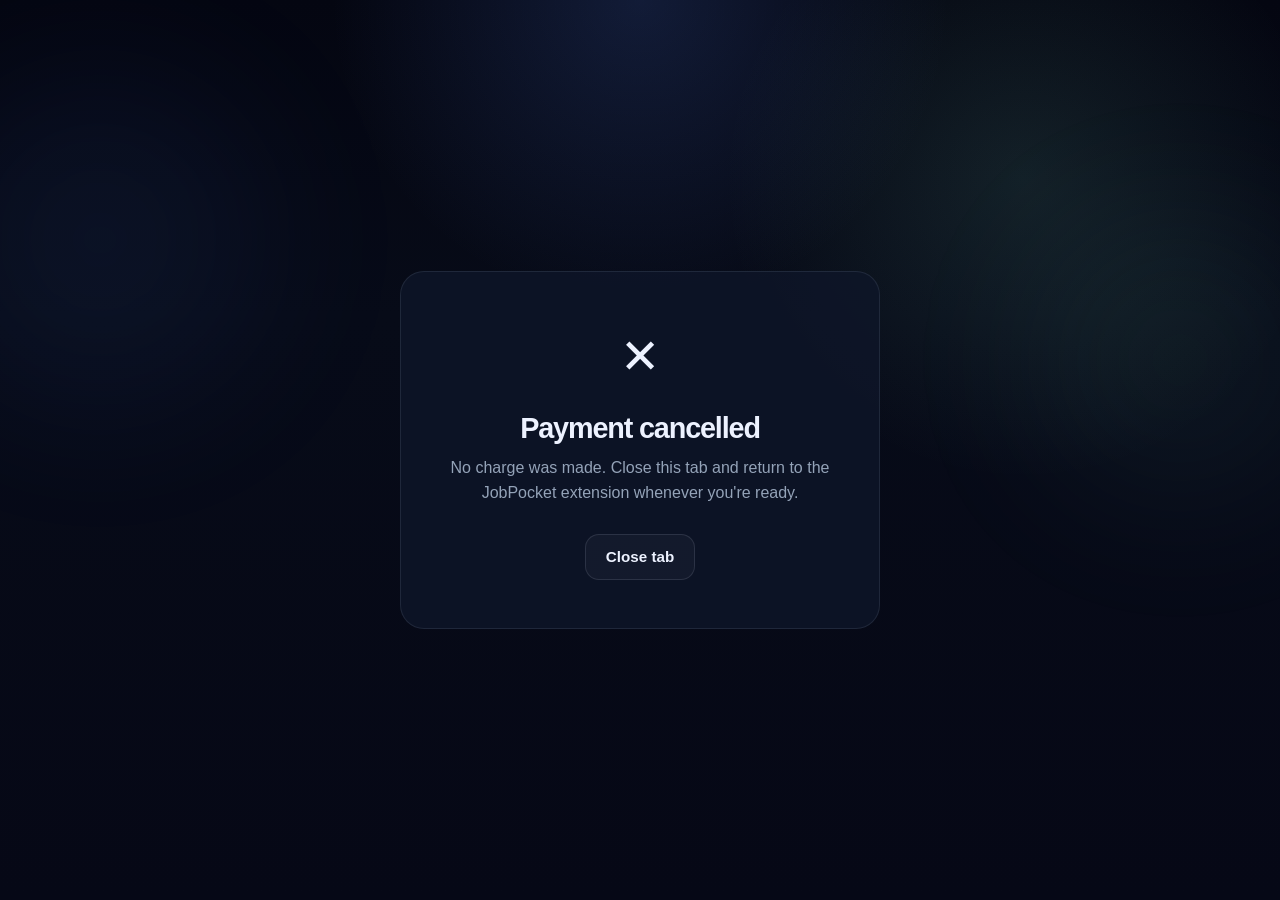
<file: cancel.html>
<!doctype html>
<html lang="en">
<head>
  <meta charset="UTF-8">
  <meta name="viewport" content="width=device-width, initial-scale=1.0">
  <title>Payment cancelled — JobPocket</title>
  <meta name="robots" content="noindex">
  <link rel="icon" href="logo.svg" type="image/svg+xml">
  <link rel="stylesheet" href="style.css?v=3">
  <style>
    .status-page {
      min-height: 100vh;
      display: flex;
      align-items: center;
      justify-content: center;
      padding: 40px 20px;
    }
    .status-card {
      background: rgba(15, 23, 42, 0.78);
      border: 1px solid rgba(148, 163, 184, 0.14);
      border-radius: 24px;
      padding: 48px 40px;
      max-width: 480px;
      width: 100%;
      text-align: center;
    }
    .status-icon {
      font-size: 3rem;
      margin-bottom: 20px;
    }
    .status-card h1 {
      font-size: 1.8rem;
      max-width: none;
      margin-bottom: 12px;
    }
    .status-card p {
      color: #94a3b8;
      margin-bottom: 28px;
    }
  </style>
</head>
<body>
  <div class="bg-orb orb-1"></div>
  <div class="bg-orb orb-2"></div>

  <div class="status-page">
    <div class="status-card">
      <div class="status-icon">&#x2715;</div>
      <h1>Payment cancelled</h1>
      <p>No charge was made. Close this tab and return to the JobPocket extension whenever you're ready.</p>
      <a class="button button-secondary" href="javascript:window.close()">Close tab</a>
    </div>
  </div>
</body>
</html>
</file>
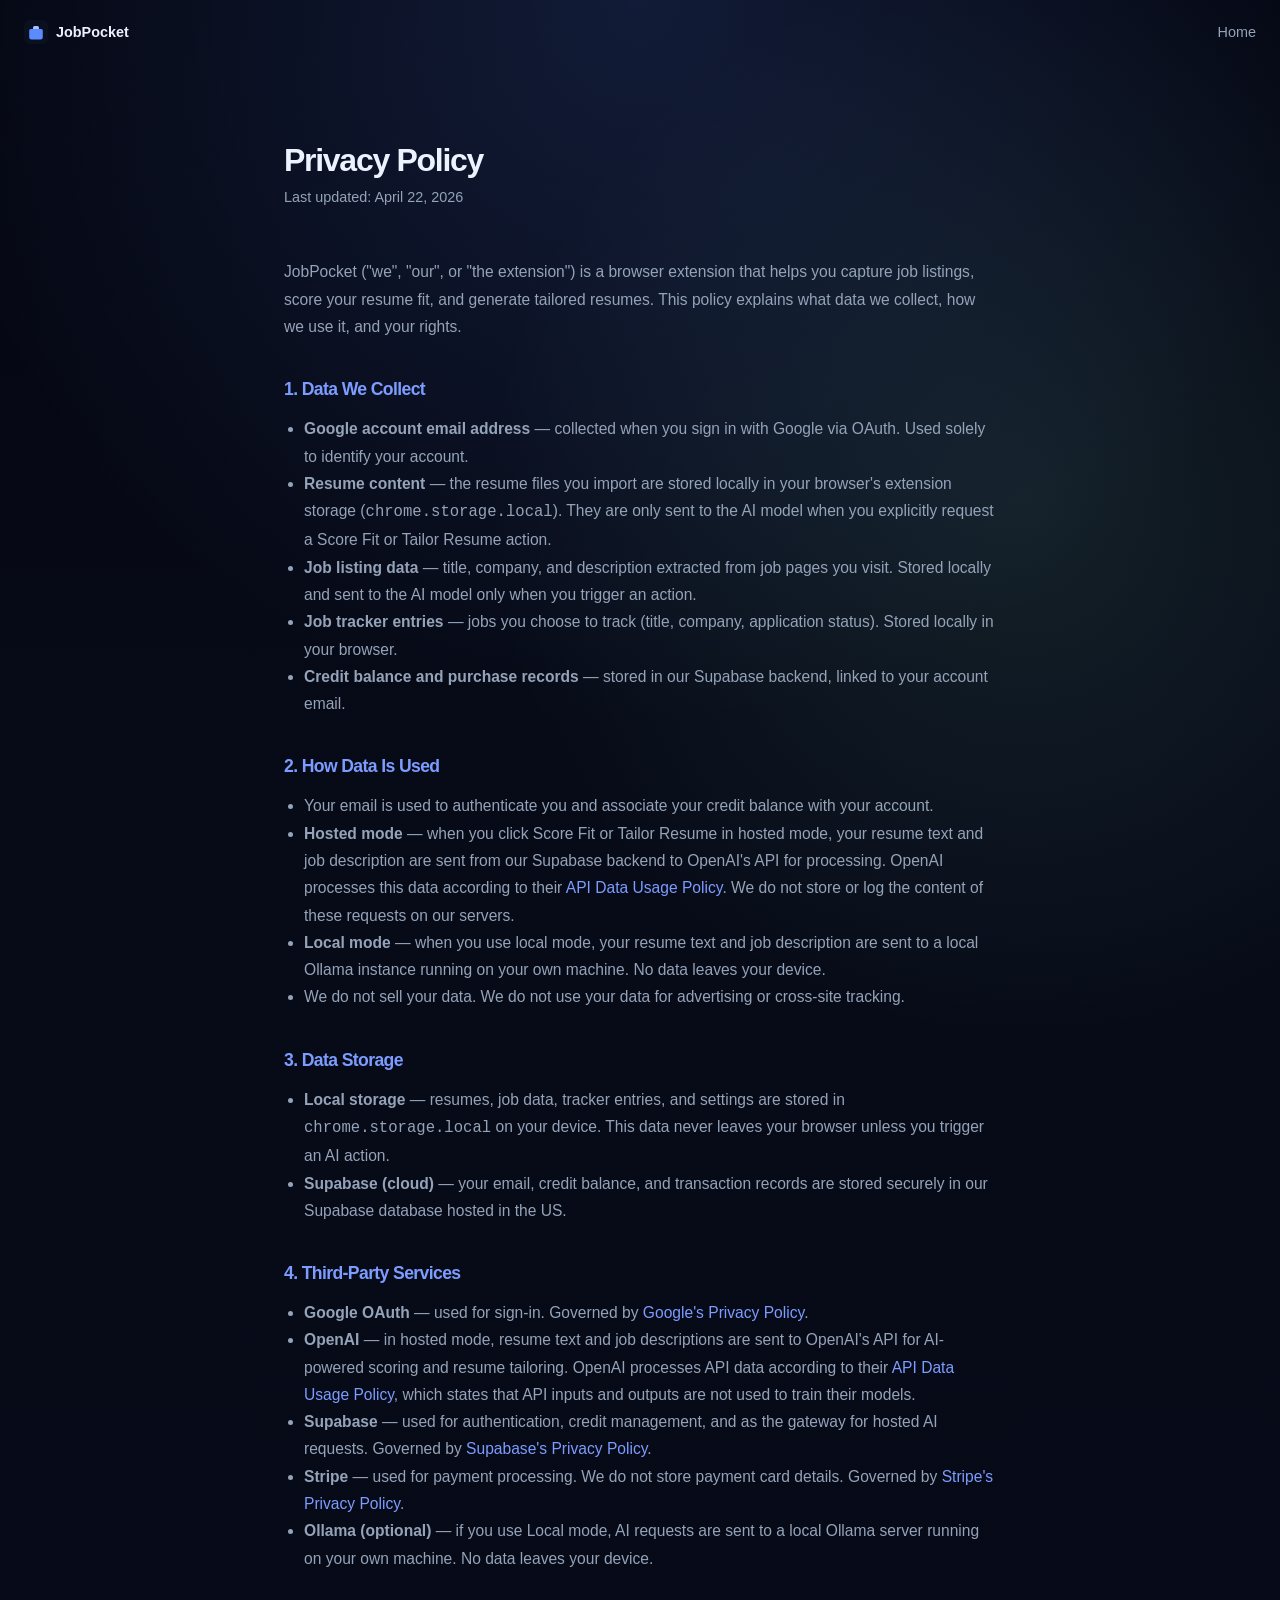
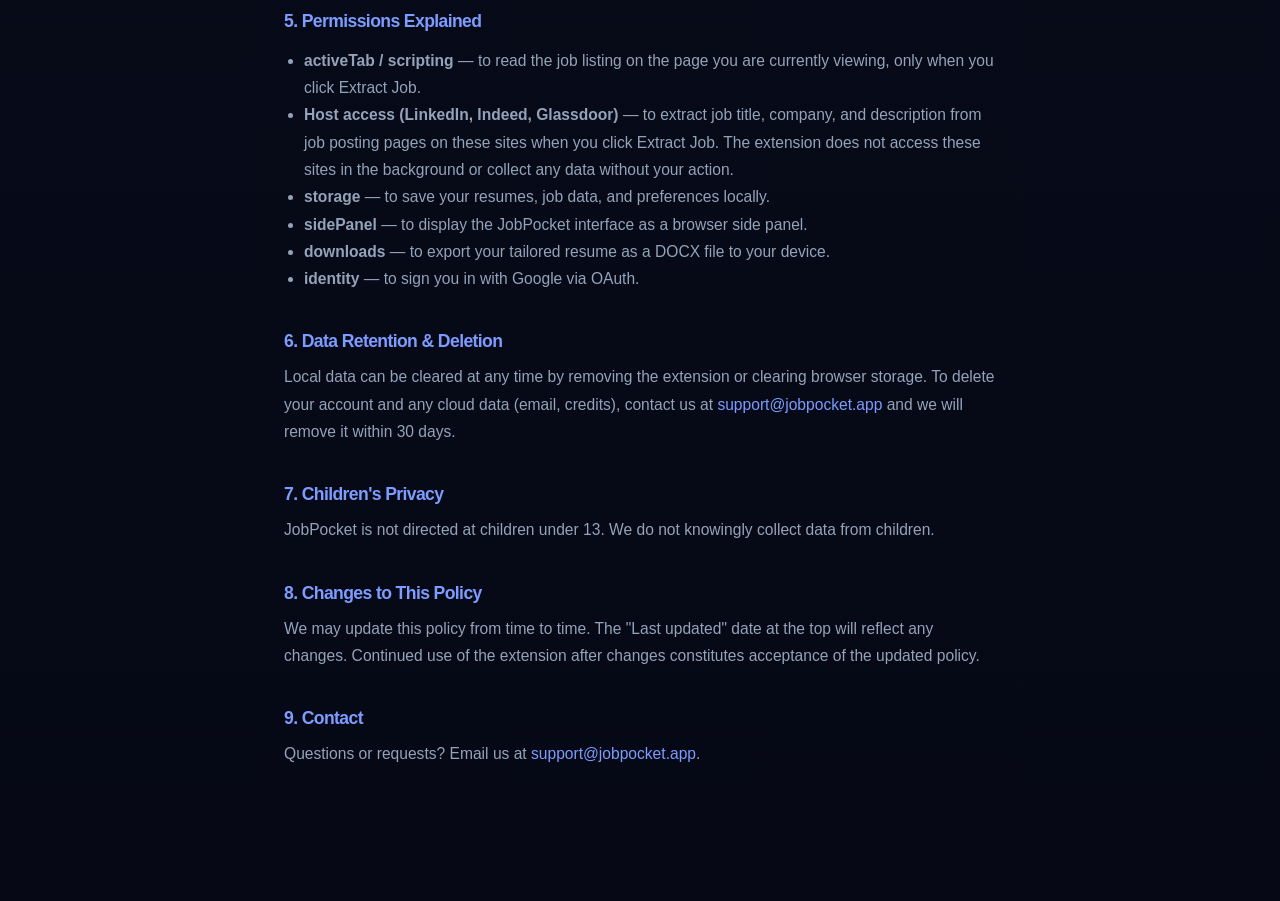
<file: privacy.html>
<!doctype html>
<html lang="en">
<head>
  <meta charset="UTF-8">
  <meta name="viewport" content="width=device-width, initial-scale=1.0">
  <title>Privacy Policy — JobPocket</title>
  <meta name="description" content="Privacy Policy for the JobPocket browser extension.">
  <meta name="robots" content="index,follow">
  <meta name="theme-color" content="#060816">
  <link rel="canonical" href="https://moooosik.github.io/jobpocket-pages/privacy.html">
  <link rel="icon" href="logo.svg" type="image/svg+xml">
  <link rel="stylesheet" href="style.css">
  <style>
    .privacy-wrap {
      max-width: 760px;
      margin: 0 auto;
      padding: 80px 24px 120px;
    }
    .privacy-wrap h1 {
      font-size: 2rem;
      font-weight: 700;
      margin-bottom: 8px;
      color: var(--text);
    }
    .privacy-wrap .updated {
      color: var(--muted);
      font-size: 0.9rem;
      margin-bottom: 48px;
    }
    .privacy-wrap h2 {
      font-size: 1.1rem;
      font-weight: 600;
      color: var(--primary);
      margin: 40px 0 12px;
    }
    .privacy-wrap p, .privacy-wrap li {
      color: var(--muted);
      line-height: 1.75;
      font-size: 0.975rem;
    }
    .privacy-wrap ul {
      padding-left: 20px;
    }
    .privacy-wrap a {
      color: var(--primary);
      text-decoration: none;
    }
    .privacy-wrap a:hover {
      text-decoration: underline;
    }
    nav {
      padding: 20px 24px;
      display: flex;
      align-items: center;
      gap: 10px;
    }
    nav a {
      color: var(--muted);
      text-decoration: none;
      font-size: 0.9rem;
    }
    nav a:hover { color: var(--text); }
    nav .logo {
      display: flex;
      align-items: center;
      gap: 8px;
      font-weight: 600;
      color: var(--text);
      text-decoration: none;
      margin-right: auto;
    }
    nav .logo img { width: 24px; height: 24px; }
  </style>
</head>
<body>

<nav>
  <a class="logo" href="index.html">
    <img src="logo.svg" alt="JobPocket">
    JobPocket
  </a>
  <a href="index.html">Home</a>
</nav>

<div class="privacy-wrap">
  <h1>Privacy Policy</h1>
  <p class="updated">Last updated: April 22, 2026</p>

  <p>JobPocket ("we", "our", or "the extension") is a browser extension that helps you capture job listings, score your resume fit, and generate tailored resumes. This policy explains what data we collect, how we use it, and your rights.</p>

  <h2>1. Data We Collect</h2>
  <ul>
    <li><strong>Google account email address</strong> — collected when you sign in with Google via OAuth. Used solely to identify your account.</li>
    <li><strong>Resume content</strong> — the resume files you import are stored locally in your browser's extension storage (<code>chrome.storage.local</code>). They are only sent to the AI model when you explicitly request a Score Fit or Tailor Resume action.</li>
    <li><strong>Job listing data</strong> — title, company, and description extracted from job pages you visit. Stored locally and sent to the AI model only when you trigger an action.</li>
    <li><strong>Job tracker entries</strong> — jobs you choose to track (title, company, application status). Stored locally in your browser.</li>
    <li><strong>Credit balance and purchase records</strong> — stored in our Supabase backend, linked to your account email.</li>
  </ul>

  <h2>2. How Data Is Used</h2>
  <ul>
    <li>Your email is used to authenticate you and associate your credit balance with your account.</li>
    <li><strong>Hosted mode</strong> — when you click Score Fit or Tailor Resume in hosted mode, your resume text and job description are sent from our Supabase backend to OpenAI's API for processing. OpenAI processes this data according to their <a href="https://openai.com/policies/api-data-usage-policies" target="_blank" rel="noopener">API Data Usage Policy</a>. We do not store or log the content of these requests on our servers.</li>
    <li><strong>Local mode</strong> — when you use local mode, your resume text and job description are sent to a local Ollama instance running on your own machine. No data leaves your device.</li>
    <li>We do not sell your data. We do not use your data for advertising or cross-site tracking.</li>
  </ul>

  <h2>3. Data Storage</h2>
  <ul>
    <li><strong>Local storage</strong> — resumes, job data, tracker entries, and settings are stored in <code>chrome.storage.local</code> on your device. This data never leaves your browser unless you trigger an AI action.</li>
    <li><strong>Supabase (cloud)</strong> — your email, credit balance, and transaction records are stored securely in our Supabase database hosted in the US.</li>
  </ul>

  <h2>4. Third-Party Services</h2>
  <ul>
    <li><strong>Google OAuth</strong> — used for sign-in. Governed by <a href="https://policies.google.com/privacy" target="_blank" rel="noopener">Google's Privacy Policy</a>.</li>
    <li><strong>OpenAI</strong> — in hosted mode, resume text and job descriptions are sent to OpenAI's API for AI-powered scoring and resume tailoring. OpenAI processes API data according to their <a href="https://openai.com/policies/api-data-usage-policies" target="_blank" rel="noopener">API Data Usage Policy</a>, which states that API inputs and outputs are not used to train their models.</li>
    <li><strong>Supabase</strong> — used for authentication, credit management, and as the gateway for hosted AI requests. Governed by <a href="https://supabase.com/privacy" target="_blank" rel="noopener">Supabase's Privacy Policy</a>.</li>
    <li><strong>Stripe</strong> — used for payment processing. We do not store payment card details. Governed by <a href="https://stripe.com/privacy" target="_blank" rel="noopener">Stripe's Privacy Policy</a>.</li>
    <li><strong>Ollama (optional)</strong> — if you use Local mode, AI requests are sent to a local Ollama server running on your own machine. No data leaves your device.</li>
  </ul>

  <h2>5. Permissions Explained</h2>
  <ul>
    <li><strong>activeTab / scripting</strong> — to read the job listing on the page you are currently viewing, only when you click Extract Job.</li>
    <li><strong>Host access (LinkedIn, Indeed, Glassdoor)</strong> — to extract job title, company, and description from job posting pages on these sites when you click Extract Job. The extension does not access these sites in the background or collect any data without your action.</li>
    <li><strong>storage</strong> — to save your resumes, job data, and preferences locally.</li>
    <li><strong>sidePanel</strong> — to display the JobPocket interface as a browser side panel.</li>
    <li><strong>downloads</strong> — to export your tailored resume as a DOCX file to your device.</li>
    <li><strong>identity</strong> — to sign you in with Google via OAuth.</li>
  </ul>

  <h2>6. Data Retention & Deletion</h2>
  <p>Local data can be cleared at any time by removing the extension or clearing browser storage. To delete your account and any cloud data (email, credits), contact us at <a href="mailto:support@jobpocket.app">support@jobpocket.app</a> and we will remove it within 30 days.</p>

  <h2>7. Children's Privacy</h2>
  <p>JobPocket is not directed at children under 13. We do not knowingly collect data from children.</p>

  <h2>8. Changes to This Policy</h2>
  <p>We may update this policy from time to time. The "Last updated" date at the top will reflect any changes. Continued use of the extension after changes constitutes acceptance of the updated policy.</p>

  <h2>9. Contact</h2>
  <p>Questions or requests? Email us at <a href="mailto:support@jobpocket.app">support@jobpocket.app</a>.</p>
</div>

</body>
</html>
</file>
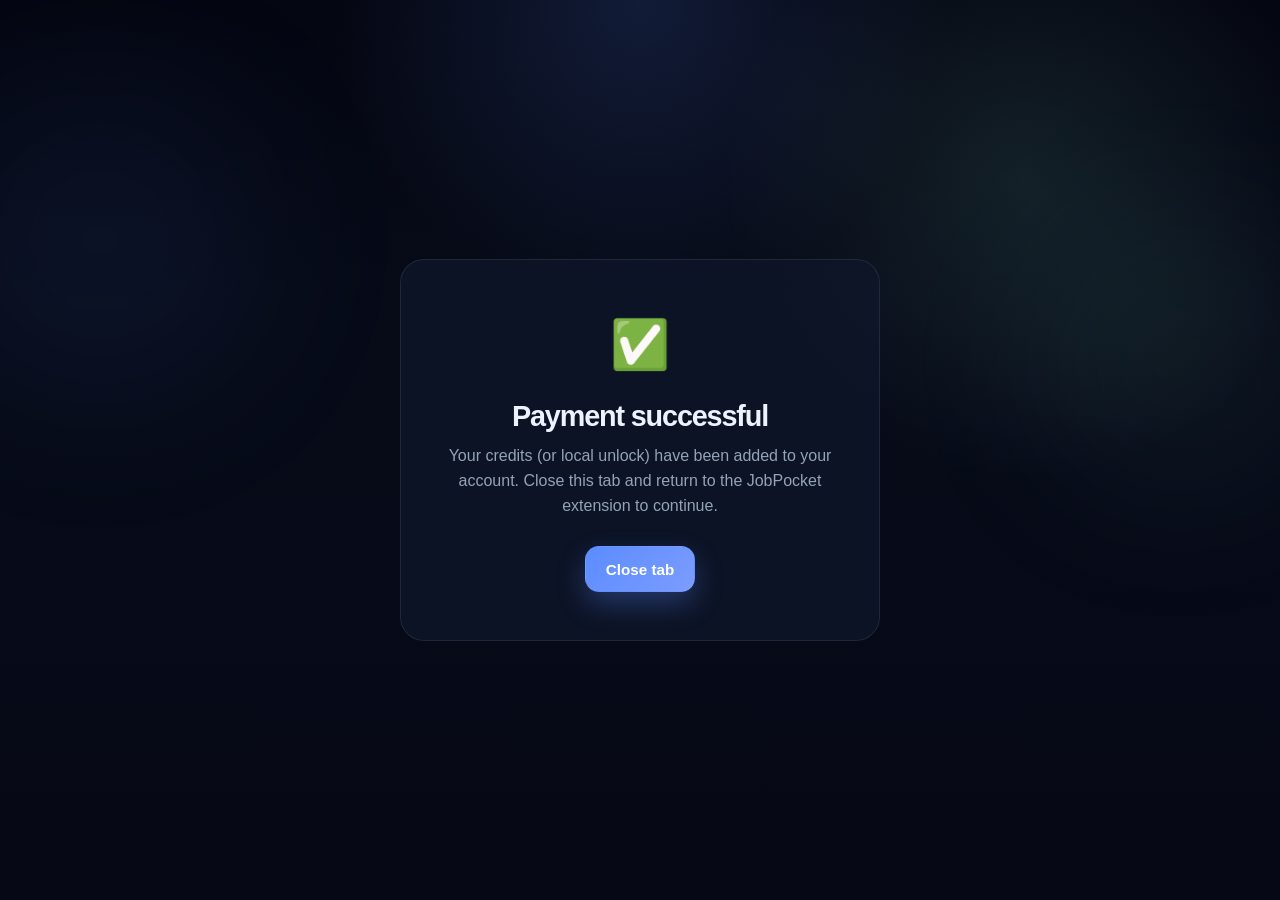
<file: success.html>
<!doctype html>
<html lang="en">
<head>
  <meta charset="UTF-8">
  <meta name="viewport" content="width=device-width, initial-scale=1.0">
  <title>Payment successful — JobPocket</title>
  <meta name="robots" content="noindex">
  <link rel="icon" href="logo.svg" type="image/svg+xml">
  <link rel="stylesheet" href="style.css?v=3">
  <style>
    .status-page {
      min-height: 100vh;
      display: flex;
      align-items: center;
      justify-content: center;
      padding: 40px 20px;
    }
    .status-card {
      background: rgba(15, 23, 42, 0.78);
      border: 1px solid rgba(148, 163, 184, 0.14);
      border-radius: 24px;
      padding: 48px 40px;
      max-width: 480px;
      width: 100%;
      text-align: center;
    }
    .status-icon {
      font-size: 3rem;
      margin-bottom: 20px;
    }
    .status-card h1 {
      font-size: 1.8rem;
      max-width: none;
      margin-bottom: 12px;
    }
    .status-card p {
      color: #94a3b8;
      margin-bottom: 28px;
    }
  </style>
</head>
<body>
  <div class="bg-orb orb-1"></div>
  <div class="bg-orb orb-2"></div>

  <div class="status-page">
    <div class="status-card">
      <div class="status-icon">&#x2705;</div>
      <h1>Payment successful</h1>
      <p>Your credits (or local unlock) have been added to your account. Close this tab and return to the JobPocket extension to continue.</p>
      <a class="button button-primary" href="javascript:window.close()">Close tab</a>
    </div>
  </div>
</body>
</html>
</file>
<file: style.css>
:root {
  --bg: #060816;
  --bg-soft: #0d1226;
  --panel: rgba(17, 24, 39, 0.72);
  --panel-solid: #0f172a;
  --text: #edf2ff;
  --muted: #94a3b8;
  --line: rgba(148, 163, 184, 0.16);
  --primary: #7c9cff;
  --primary-strong: #5b8cff;
  --accent: #8ef0d1;
  --shadow: 0 20px 60px rgba(0, 0, 0, 0.35);
  --radius: 22px;
}

* {
  box-sizing: border-box;
}

html {
  scroll-behavior: smooth;
}

body {
  margin: 0;
  font-family: Inter, "Segoe UI", Arial, sans-serif;
  color: var(--text);
  background:
    radial-gradient(circle at top, rgba(91, 140, 255, 0.16), transparent 28%),
    radial-gradient(circle at 80% 20%, rgba(142, 240, 209, 0.10), transparent 24%),
    linear-gradient(180deg, #040611 0%, #070b18 35%, #060816 100%);
  line-height: 1.55;
  overflow-x: hidden;
}

a {
  color: inherit;
  text-decoration: none;
}

.container {
  width: min(1160px, calc(100% - 40px));
  margin: 0 auto;
}

/* ── Background orbs ── */
.bg-orb {
  position: fixed;
  border-radius: 999px;
  filter: blur(90px);
  pointer-events: none;
  opacity: 0.35;
  z-index: -1;
}

.orb-1 {
  width: 320px;
  height: 320px;
  background: rgba(91, 140, 255, 0.22);
  top: 80px;
  left: -60px;
}

.orb-2 {
  width: 280px;
  height: 280px;
  background: rgba(142, 240, 209, 0.18);
  top: 220px;
  right: -40px;
}

/* ── Header ── */
.site-header {
  position: sticky;
  top: 0;
  z-index: 30;
  backdrop-filter: blur(18px);
  background: rgba(4, 6, 17, 0.55);
  border-bottom: 1px solid rgba(148, 163, 184, 0.08);
}

.nav {
  display: flex;
  align-items: center;
  justify-content: space-between;
  min-height: 74px;
  gap: 20px;
}

.brand {
  display: inline-flex;
  align-items: center;
  gap: 12px;
  font-weight: 700;
  letter-spacing: 0.01em;
}

.brand-logo {
  width: 36px;
  height: 36px;
  border-radius: 12px;
  object-fit: cover;
}

.nav-links {
  display: flex;
  gap: 24px;
  color: var(--muted);
}

.nav-links a:hover {
  color: var(--text);
}

/* ── Buttons ── */
.button {
  display: inline-flex;
  justify-content: center;
  align-items: center;
  min-height: 46px;
  padding: 0 20px;
  border-radius: 14px;
  border: 1px solid transparent;
  font-weight: 600;
  font-size: 0.95rem;
  white-space: nowrap;
  transition: transform 180ms ease, box-shadow 180ms ease, opacity 180ms ease;
}

.button:hover {
  transform: translateY(-2px);
}

.button-primary {
  color: white;
  background: linear-gradient(135deg, var(--primary-strong), var(--primary));
  box-shadow: 0 12px 28px rgba(91, 140, 255, 0.30);
}

.button-primary:hover {
  box-shadow: 0 16px 36px rgba(91, 140, 255, 0.42);
}

.button-secondary,
.button-ghost {
  background: rgba(255, 255, 255, 0.03);
  border-color: rgba(148, 163, 184, 0.18);
  color: var(--text);
}

.button-lg {
  min-height: 56px;
  padding: 0 32px;
  font-size: 1.05rem;
  border-radius: 16px;
}

/* ── Eyebrow + headings ── */
.eyebrow {
  display: inline-block;
  margin-bottom: 16px;
  font-size: 0.82rem;
  letter-spacing: 0.08em;
  text-transform: uppercase;
  color: #b7c5f8;
}

h1, h2, h3, p {
  margin-top: 0;
}

h1 {
  font-size: clamp(2.4rem, 5vw, 4rem);
  line-height: 1.04;
  letter-spacing: -0.04em;
  max-width: 14ch;
  margin-bottom: 18px;
}

h2 {
  font-size: clamp(1.9rem, 4vw, 2.9rem);
  line-height: 1.08;
  letter-spacing: -0.035em;
  margin-bottom: 12px;
}

/* ── Hero ── */
.hero {
  padding: 84px 0 56px;
}

.hero-grid {
  display: grid;
  grid-template-columns: 1.05fr 0.95fr;
  gap: 48px;
  align-items: center;
}

.hero-text {
  max-width: 62ch;
  color: var(--muted);
  font-size: 1.05rem;
  margin-bottom: 28px;
}

.hero-actions {
  display: flex;
  gap: 14px;
  flex-wrap: wrap;
  margin-bottom: 24px;
}

.hero-meta {
  display: flex;
  flex-wrap: wrap;
  gap: 10px;
  color: #c7d2fe;
  font-size: 0.88rem;
}

.hero-meta span {
  padding: 7px 12px;
  background: rgba(124, 156, 255, 0.07);
  border: 1px solid rgba(124, 156, 255, 0.14);
  border-radius: 999px;
}

/* ── Hero note ── */
.hero-note {
  font-size: 0.82rem;
  color: var(--muted);
  margin-bottom: 20px;
}

/* ── Product screenshot ── */
.product-screenshot-wrap {
  position: relative;
  border-radius: 16px;
  overflow: hidden;
  box-shadow: 0 32px 80px rgba(0,0,0,0.5), 0 0 0 1px rgba(148,163,184,0.12);
  /* Constrain height so portrait image doesn't dominate */
  max-height: 640px;
  display: flex;
  align-items: flex-start;
  justify-content: center;
}

.product-screenshot-wrap::before {
  content: "";
  position: absolute;
  inset: -1px;
  border-radius: 17px;
  background: linear-gradient(135deg, rgba(124,156,255,0.25), rgba(142,240,209,0.1));
  pointer-events: none;
  z-index: 1;
}

.product-screenshot {
  display: block;
  width: auto;
  height: 100%;
  max-height: 640px;
  border-radius: 16px;
  object-fit: cover;
  object-position: top;
}

/* ── Waitlist form ── */
.waitlist-form {
  display: flex;
  gap: 10px;
  justify-content: center;
  flex-wrap: wrap;
  margin-top: 24px;
}

.waitlist-input {
  padding: 12px 18px;
  border-radius: 10px;
  border: 1px solid rgba(148,163,184,0.2);
  background: rgba(255,255,255,0.06);
  color: var(--text);
  font-size: 0.95rem;
  width: 280px;
  outline: none;
  transition: border-color 0.2s;
}

.waitlist-input:focus {
  border-color: var(--primary);
}

.waitlist-input::placeholder {
  color: var(--muted);
}

.waitlist-note {
  margin-top: 12px;
  font-size: 0.8rem;
  color: var(--muted);
}

/* ── Download buttons ── */
.download-buttons {
  display: flex;
  gap: 14px;
  flex-wrap: wrap;
  justify-content: center;
  margin-top: 24px;
}

.download-note {
  margin-top: 16px;
  font-size: 0.82rem;
  color: var(--muted);
}

/* ── Mock window ── */
.mock-window {
  position: relative;
  background: rgba(10, 14, 30, 0.72);
  border: 1px solid rgba(148, 163, 184, 0.14);
  border-radius: 28px;
  padding: 16px;
  box-shadow: var(--shadow);
  overflow: hidden;
}

.mock-window::before {
  content: "";
  position: absolute;
  inset: 0;
  background: linear-gradient(180deg, rgba(255, 255, 255, 0.05), transparent 18%);
  pointer-events: none;
}

.mock-topbar {
  display: flex;
  gap: 8px;
  margin-bottom: 14px;
}

.mock-topbar span {
  width: 10px;
  height: 10px;
  border-radius: 50%;
  background: rgba(148, 163, 184, 0.40);
}

.mock-layout {
  display: grid;
  grid-template-columns: 1.15fr 0.85fr;
  gap: 14px;
}

/* Shared card base */
.job-page,
.side-panel,
.proof-card,
.feature-card,
.step,
.price-card,
.cta-box {
  background: rgba(15, 23, 42, 0.78);
  border: 1px solid rgba(148, 163, 184, 0.14);
  border-radius: 20px;
}

.job-page {
  padding: 22px;
}

.job-chip {
  display: inline-block;
  padding: 6px 10px;
  border-radius: 999px;
  background: rgba(142, 240, 209, 0.10);
  color: var(--accent);
  border: 1px solid rgba(142, 240, 209, 0.20);
  font-size: 0.82rem;
  margin-bottom: 14px;
}

.muted {
  color: var(--muted);
}

.job-lines {
  display: grid;
  gap: 12px;
  margin-top: 20px;
}

.job-lines span {
  display: block;
  height: 10px;
  border-radius: 999px;
  background: linear-gradient(90deg, rgba(148, 163, 184, 0.14), rgba(148, 163, 184, 0.06));
}

.job-lines .short {
  width: 60%;
}

.side-panel {
  padding: 16px;
  display: grid;
  gap: 12px;
}

.panel-header {
  display: flex;
  align-items: center;
  justify-content: space-between;
  gap: 8px;
}

.status-dot {
  width: 10px;
  height: 10px;
  border-radius: 50%;
  background: var(--accent);
  box-shadow: 0 0 0 8px rgba(142, 240, 209, 0.08);
}

.panel-card {
  position: relative;
  padding: 14px;
  border-radius: 16px;
  background: rgba(255, 255, 255, 0.03);
  border: 1px solid rgba(148, 163, 184, 0.12);
}

.float-a,
.float-b,
.float-c {
  animation: bob 4.8s ease-in-out infinite;
}

.float-b { animation-delay: 0.4s; }
.float-c { animation-delay: 0.9s; }

@keyframes bob {
  0%, 100% { transform: translateY(0px); }
  50% { transform: translateY(-5px); }
}

.mini-label {
  color: var(--muted);
  font-size: 0.8rem;
  margin-bottom: 8px;
}

.score-row {
  display: flex;
  align-items: center;
  gap: 10px;
}

.score {
  font-size: 2.1rem;
  font-weight: 800;
  letter-spacing: -0.04em;
  line-height: 1;
}

.score-badge {
  display: inline-block;
  padding: 5px 10px;
  border-radius: 999px;
  background: rgba(142, 240, 209, 0.12);
  color: var(--accent);
  border: 1px solid rgba(142, 240, 209, 0.22);
  font-size: 0.8rem;
  font-weight: 600;
}

.analysis-lines {
  display: grid;
  gap: 9px;
}

.analysis-lines span {
  display: block;
  height: 9px;
  border-radius: 999px;
  background: linear-gradient(90deg, rgba(148, 163, 184, 0.18), rgba(148, 163, 184, 0.06));
}

.analysis-lines .short {
  width: 55%;
}

.dl-row {
  display: flex;
  gap: 8px;
}

.dl-chip {
  display: inline-flex;
  align-items: center;
  min-height: 30px;
  padding: 0 10px;
  border-radius: 999px;
  font-size: 0.8rem;
  border: 1px solid rgba(148, 163, 184, 0.18);
  background: rgba(255, 255, 255, 0.03);
}

.dl-chip.accent {
  background: rgba(142, 240, 209, 0.10);
  border-color: rgba(142, 240, 209, 0.22);
  color: var(--accent);
}

/* ── Proof strip ── */
.proof,
.features,
.workflow,
.pricing,
.cta {
  padding: 32px 0 80px;
}

.proof-wrap,
.pricing-wrap {
  display: grid;
  gap: 22px;
}

.proof-label {
  color: var(--muted);
  margin-bottom: 4px;
}

.proof-grid,
.feature-grid,
.steps {
  display: grid;
  gap: 18px;
}

.proof-grid {
  grid-template-columns: repeat(3, 1fr);
}

.feature-grid {
  grid-template-columns: repeat(3, 1fr);
}

.steps {
  grid-template-columns: repeat(3, 1fr);
}

.section-head {
  max-width: 760px;
  margin-bottom: 28px;
}

.section-head p,
.feature-card p,
.step p,
.price-card p,
.proof-card p,
.cta-box p {
  color: var(--muted);
}

.proof-card,
.feature-card,
.step,
.price-card {
  padding: 22px;
}

.feature-icon {
  font-size: 1.5rem;
  margin-bottom: 12px;
}

.step-num {
  display: block;
  font-size: 0.8rem;
  font-weight: 700;
  letter-spacing: 0.1em;
  color: var(--primary);
  margin-bottom: 12px;
}

/* ── Pricing ── */
.pricing-grid {
  display: grid;
  grid-template-columns: repeat(2, 1fr);
  gap: 18px;
}

.featured {
  position: relative;
  border-color: rgba(124, 156, 255, 0.34);
  box-shadow: 0 16px 40px rgba(91, 140, 255, 0.12);
}

.featured-badge {
  position: absolute;
  top: 14px;
  right: 14px;
  font-size: 0.74rem;
  padding: 5px 10px;
  border-radius: 999px;
  background: rgba(142, 240, 209, 0.12);
  color: var(--accent);
  border: 1px solid rgba(142, 240, 209, 0.22);
  font-weight: 600;
}

.price {
  font-size: 2.4rem;
  font-weight: 800;
  letter-spacing: -0.04em;
  margin-bottom: 6px;
}

.price-once {
  font-size: 1rem;
  font-weight: 400;
  color: var(--muted);
  letter-spacing: 0;
}

.price-copy {
  margin-bottom: 12px;
}

/* Credit options grid */
.credit-options {
  display: grid;
  grid-template-columns: repeat(3, 1fr);
  gap: 10px;
  margin: 16px 0;
}

.credit-option {
  display: flex;
  flex-direction: column;
  align-items: center;
  gap: 4px;
  padding: 12px 8px;
  border-radius: 14px;
  border: 1px solid rgba(148, 163, 184, 0.14);
  background: rgba(255, 255, 255, 0.03);
  text-align: center;
}

.credit-option.highlighted {
  border-color: rgba(124, 156, 255, 0.30);
  background: rgba(124, 156, 255, 0.06);
}

.credit-price {
  font-size: 1.25rem;
  font-weight: 800;
  letter-spacing: -0.03em;
}

.credit-amount {
  font-size: 0.78rem;
  color: var(--muted);
}

.credit-label {
  font-size: 0.68rem;
  font-weight: 700;
  text-transform: uppercase;
  letter-spacing: 0.06em;
  color: var(--accent);
}

.price-card ul {
  margin: 16px 0 0;
  padding-left: 18px;
  color: #d5dcef;
}

.price-card ul li {
  margin-bottom: 8px;
  font-size: 0.95rem;
}

/* ── CTA ── */
.cta-box {
  padding: 48px 40px;
}

.cta-center {
  display: flex;
  flex-direction: column;
  align-items: center;
  text-align: center;
  max-width: 640px;
  margin: 0 auto;
}

.cta-center h2 {
  margin-bottom: 12px;
}

.cta-center p {
  margin-bottom: 28px;
  max-width: 48ch;
}

/* ── Social proof ── */
.social-proof {
  padding: 0 0 48px;
}

.proof-stats {
  display: grid;
  grid-template-columns: repeat(3, 1fr);
  gap: 18px;
  text-align: center;
}

.proof-stat {
  padding: 28px 16px;
  background: rgba(15, 23, 42, 0.78);
  border: 1px solid rgba(148, 163, 184, 0.14);
  border-radius: 20px;
}

.proof-stat strong {
  display: block;
  font-size: 2rem;
  font-weight: 800;
  letter-spacing: -0.04em;
  color: var(--primary);
  margin-bottom: 6px;
}

.proof-stat span {
  color: var(--muted);
  font-size: 0.92rem;
}

.testimonials {
  display: grid;
  grid-template-columns: repeat(2, 1fr);
  gap: 18px;
  margin-top: 24px;
}

.testimonial {
  margin: 0;
  padding: 22px;
  background: rgba(15, 23, 42, 0.78);
  border: 1px solid rgba(148, 163, 184, 0.14);
  border-radius: 20px;
}

.testimonial p {
  color: var(--text);
  font-size: 1rem;
  font-style: italic;
  margin-bottom: 12px;
}

.testimonial cite {
  font-style: normal;
  font-size: 0.85rem;
  color: var(--muted);
}

/* ── Mid-page CTA ── */
.mid-cta {
  padding: 16px 0 64px;
}

.mid-cta-box {
  text-align: center;
  padding: 48px 40px;
  background: rgba(15, 23, 42, 0.78);
  border: 1px solid rgba(124, 156, 255, 0.18);
  border-radius: 20px;
  box-shadow: 0 16px 40px rgba(91, 140, 255, 0.08);
}

.mid-cta-box h2 {
  margin-bottom: 12px;
}

.mid-cta-box p {
  color: var(--muted);
  max-width: 48ch;
  margin: 0 auto 24px;
}

.mid-cta-box .download-buttons {
  justify-content: center;
  margin-top: 0;
}

/* ── Pricing CTA + privacy ── */
.pricing-cta {
  display: flex;
  width: 100%;
  margin-top: 18px;
}

.privacy-note {
  font-size: 0.78rem;
  color: var(--muted);
  margin-top: 12px;
  margin-bottom: 0;
}

/* ── Footer ── */
.site-footer {
  padding: 24px 0 40px;
  border-top: 1px solid rgba(148, 163, 184, 0.08);
}

.footer-wrap {
  display: flex;
  justify-content: space-between;
  align-items: center;
  gap: 16px;
  color: var(--muted);
  font-size: 0.92rem;
}

.footer-links {
  display: flex;
  gap: 20px;
}

.footer-links a {
  color: var(--muted);
  transition: color 180ms ease;
}

.footer-links a:hover {
  color: var(--text);
}

/* ── Reveal animations ── */
.reveal {
  opacity: 1;
  transform: translateY(0);
  transition: opacity 700ms ease, transform 700ms ease;
}

.js-enabled .reveal {
  opacity: 0;
  transform: translateY(14px);
}

.js-enabled .reveal.visible {
  opacity: 1;
  transform: translateY(0);
}

/* ── Responsive ── */
@media (max-width: 1050px) {
  .hero-grid,
  .mock-layout,
  .proof-grid,
  .feature-grid,
  .steps,
  .pricing-grid,
  .testimonials {
    grid-template-columns: 1fr;
  }

  .proof-stats {
    grid-template-columns: repeat(3, 1fr);
  }
}

@media (max-width: 760px) {
  .nav-links {
    display: none;
  }

  .hero {
    padding-top: 56px;
  }

  h1 {
    max-width: none;
  }

  .feature-grid {
    grid-template-columns: 1fr 1fr;
  }

  .cta-box,
  .mid-cta-box {
    padding: 32px 20px;
  }

  .proof-stats {
    grid-template-columns: 1fr;
  }

  .footer-wrap {
    flex-direction: column;
    text-align: center;
  }

  .footer-links {
    flex-wrap: wrap;
    justify-content: center;
  }
}

@media (max-width: 480px) {
  .feature-grid {
    grid-template-columns: 1fr;
  }
}
</file>
